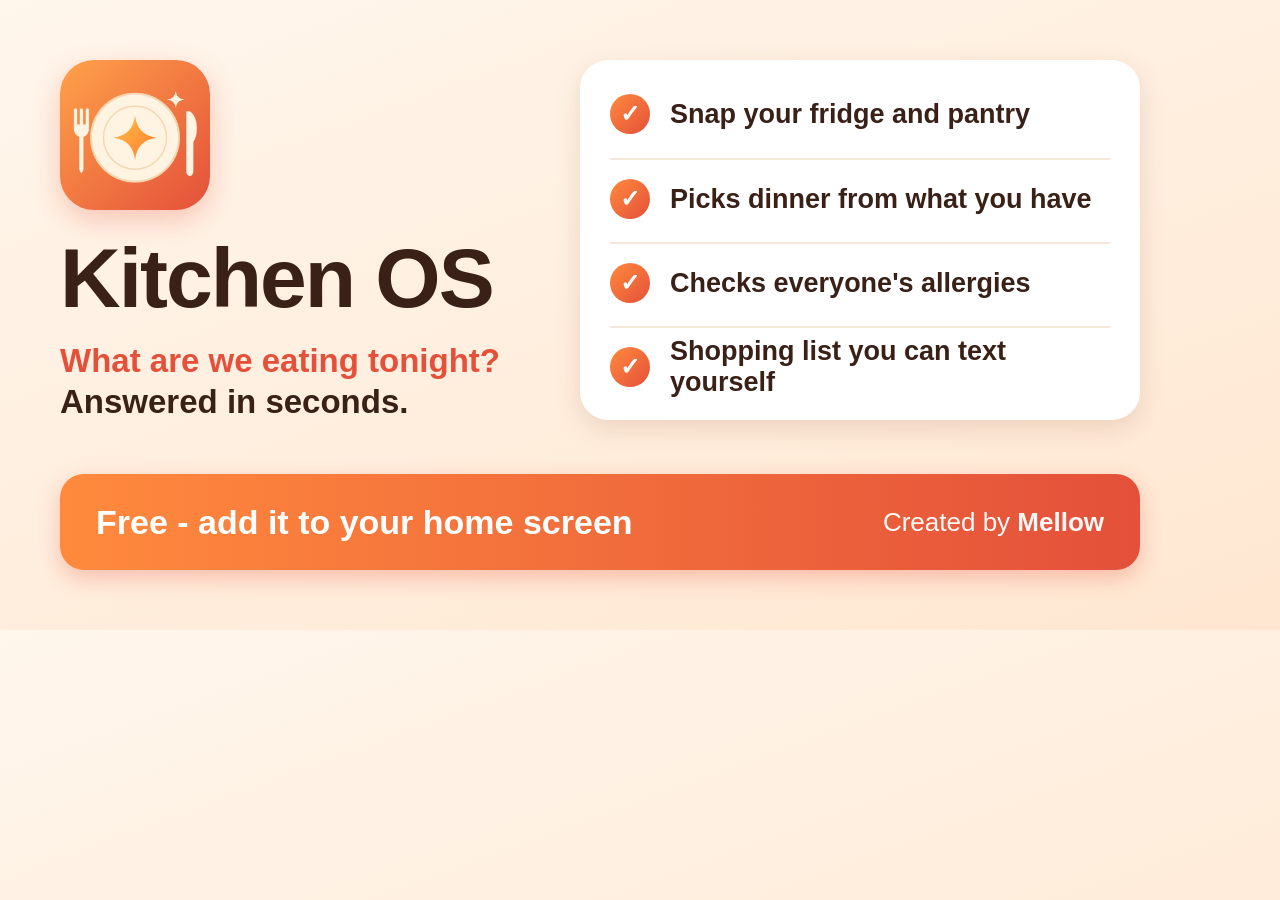
<file: shots/src/share-card.html>
<!doctype html><html><head><meta charset="utf-8"><style>
*{box-sizing:border-box;margin:0;padding:0}
body{width:1200px;height:630px;font-family:Roboto,Inter,sans-serif;color:#3A2118;overflow:hidden;
background:linear-gradient(160deg,#FFF6EC 0%,#FFE7D1 100%);position:relative}
.wrap{position:absolute;left:60px;top:60px;right:60px;bottom:60px}
.left{position:absolute;left:0;top:0;width:470px}
.logo{width:150px;height:150px;border-radius:34px;box-shadow:0 10px 28px rgba(228,80,58,.28)}
h1{font-size:84px;font-weight:800;letter-spacing:-2px;margin-top:22px;line-height:1}
.tag{font-size:33px;font-weight:600;margin-top:20px;line-height:1.25}
.tag b{color:#E4503A;font-weight:700}
.card{position:absolute;left:520px;top:0;width:560px;height:360px;background:#fff;border-radius:28px;
box-shadow:0 8px 26px rgba(120,60,20,.14);padding:14px 30px;display:flex;flex-direction:column;justify-content:space-between}
.row{display:flex;align-items:center;gap:20px;font-size:27px;font-weight:600;height:80px}
.row+.row{border-top:2px solid #F6E7D8}
.dot{flex:none;width:40px;height:40px;border-radius:50%;background:linear-gradient(135deg,#FF8A3D,#E4503A);color:#fff;font-size:24px;font-weight:800;display:flex;align-items:center;justify-content:center}
.bar{position:absolute;left:0;right:0;bottom:0;height:96px;border-radius:24px;background:linear-gradient(90deg,#FF8A3D,#E4503A);
display:flex;align-items:center;justify-content:space-between;padding:0 36px;color:#fff;box-shadow:0 8px 22px rgba(228,80,58,.3)}
.bar .a{font-size:34px;font-weight:800}
.bar .b{font-size:26px;font-weight:500;opacity:.97}
.bar .b strong{font-weight:800}
</style></head><body><div class="wrap">
<div class="left"><img class="logo" src="icon.png"><h1>Kitchen OS</h1>
<div class="tag"><b>What are we eating tonight?</b> Answered in seconds.</div></div>
<div class="card">
<div class="row"><div class="dot">✓</div>Snap your fridge and pantry</div>
<div class="row"><div class="dot">✓</div>Picks dinner from what you have</div>
<div class="row"><div class="dot">✓</div>Checks everyone's allergies</div>
<div class="row"><div class="dot">✓</div>Shopping list you can text yourself</div>
</div>
<div class="bar"><div class="a">Free - add it to your home screen</div><div class="b">Created by <strong>Mellow</strong></div></div>
</div></body></html>
</file>
